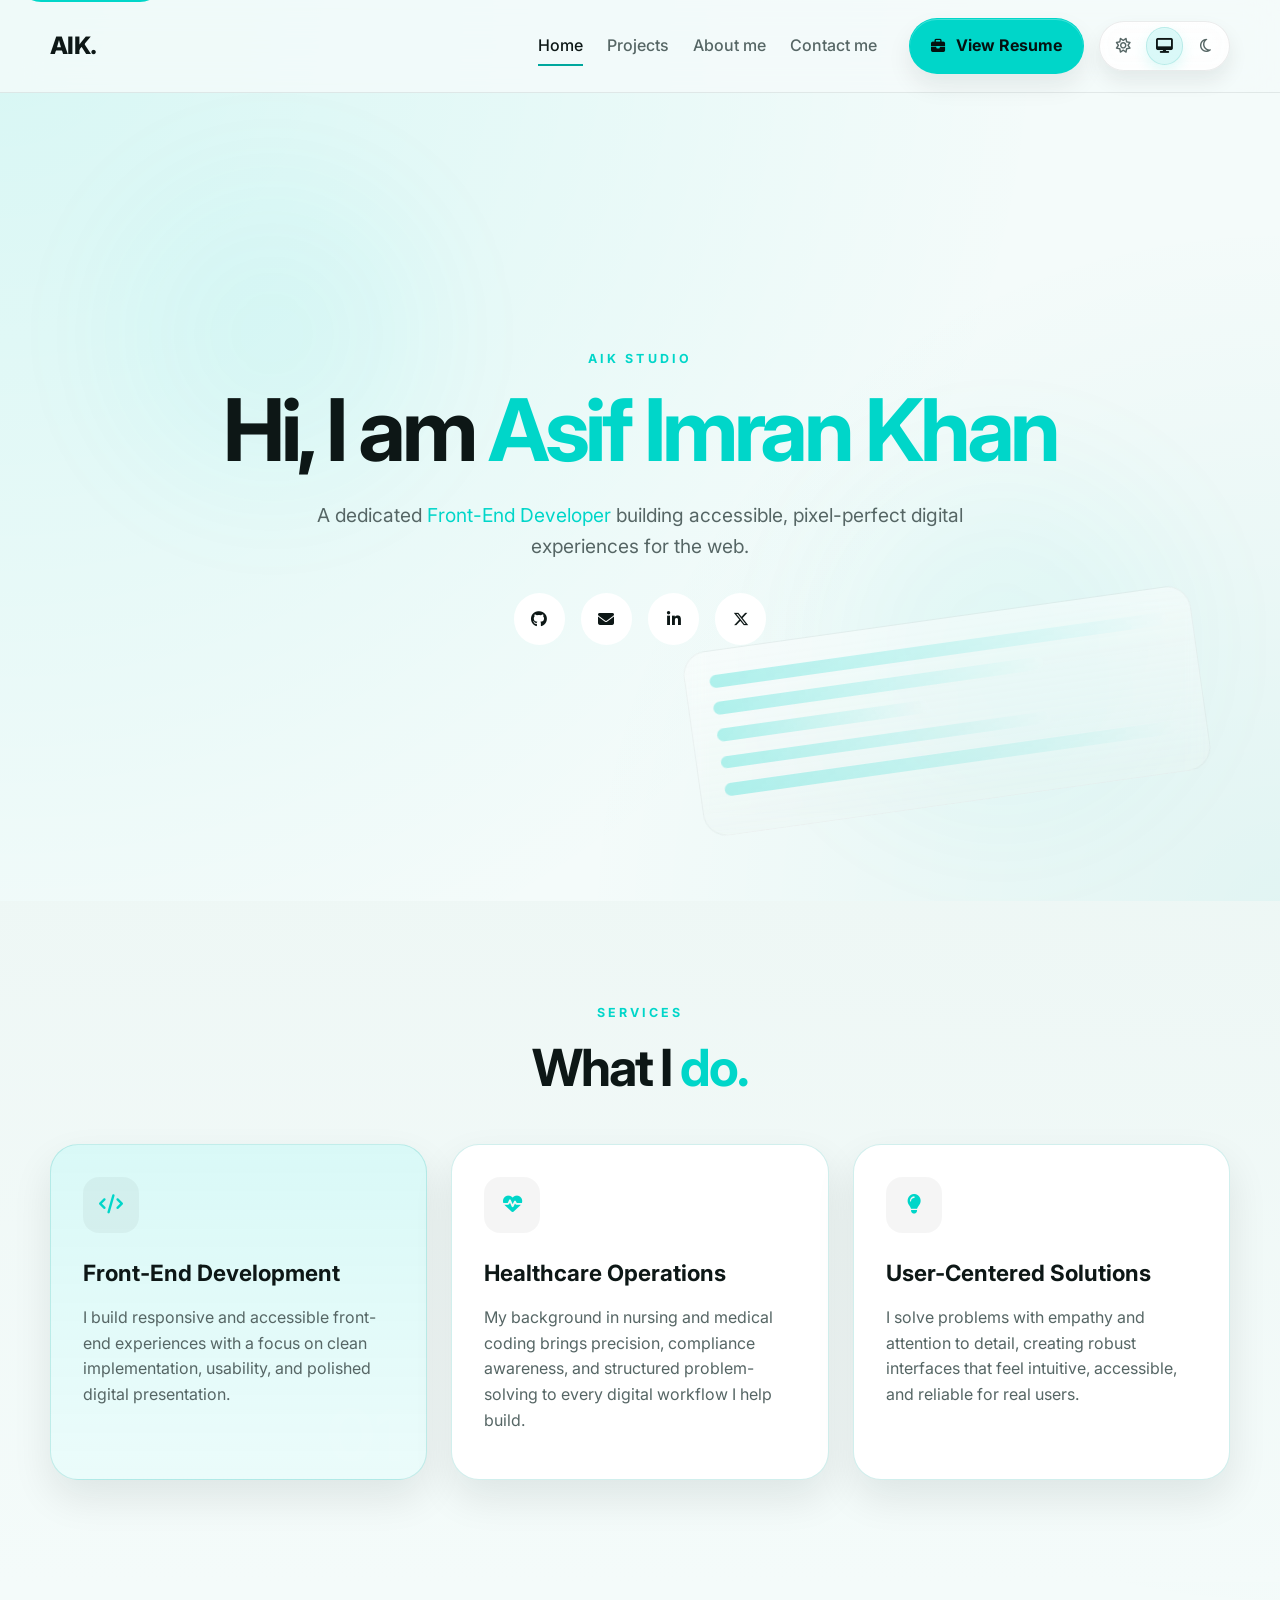
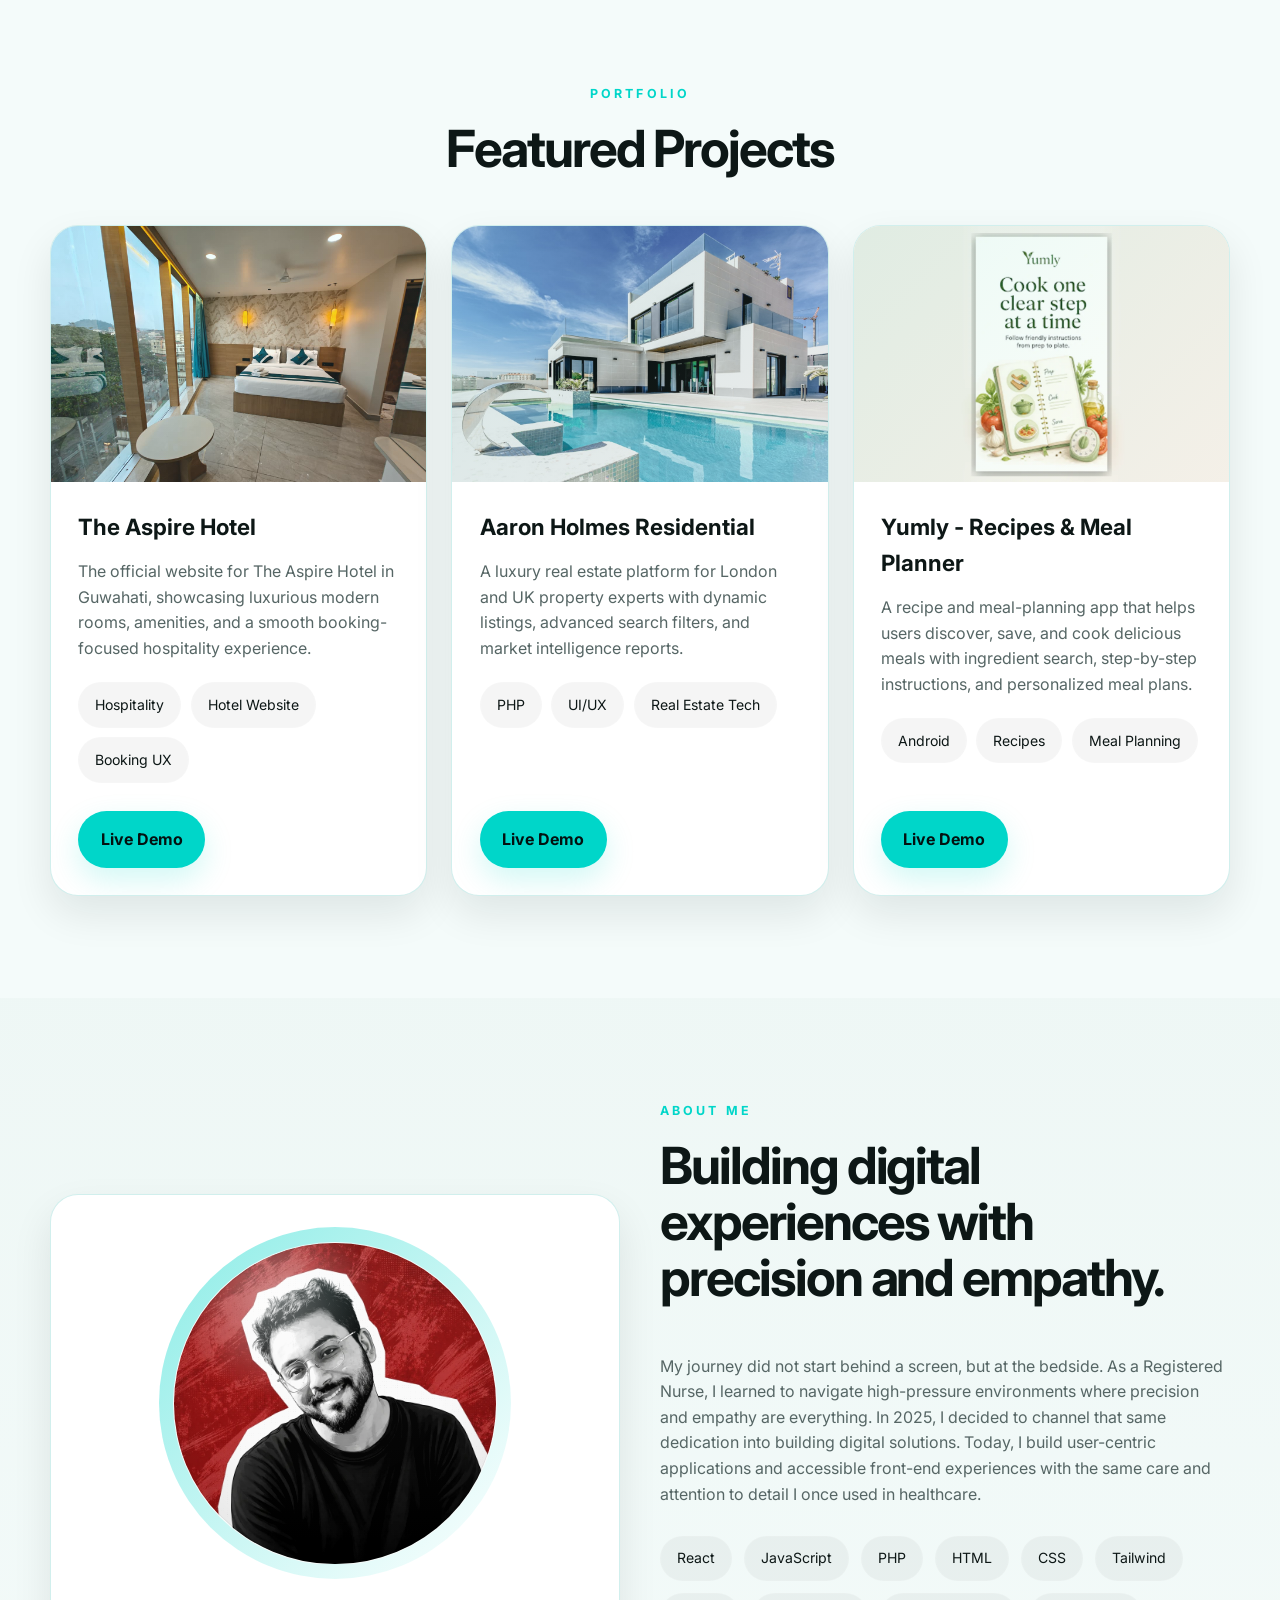
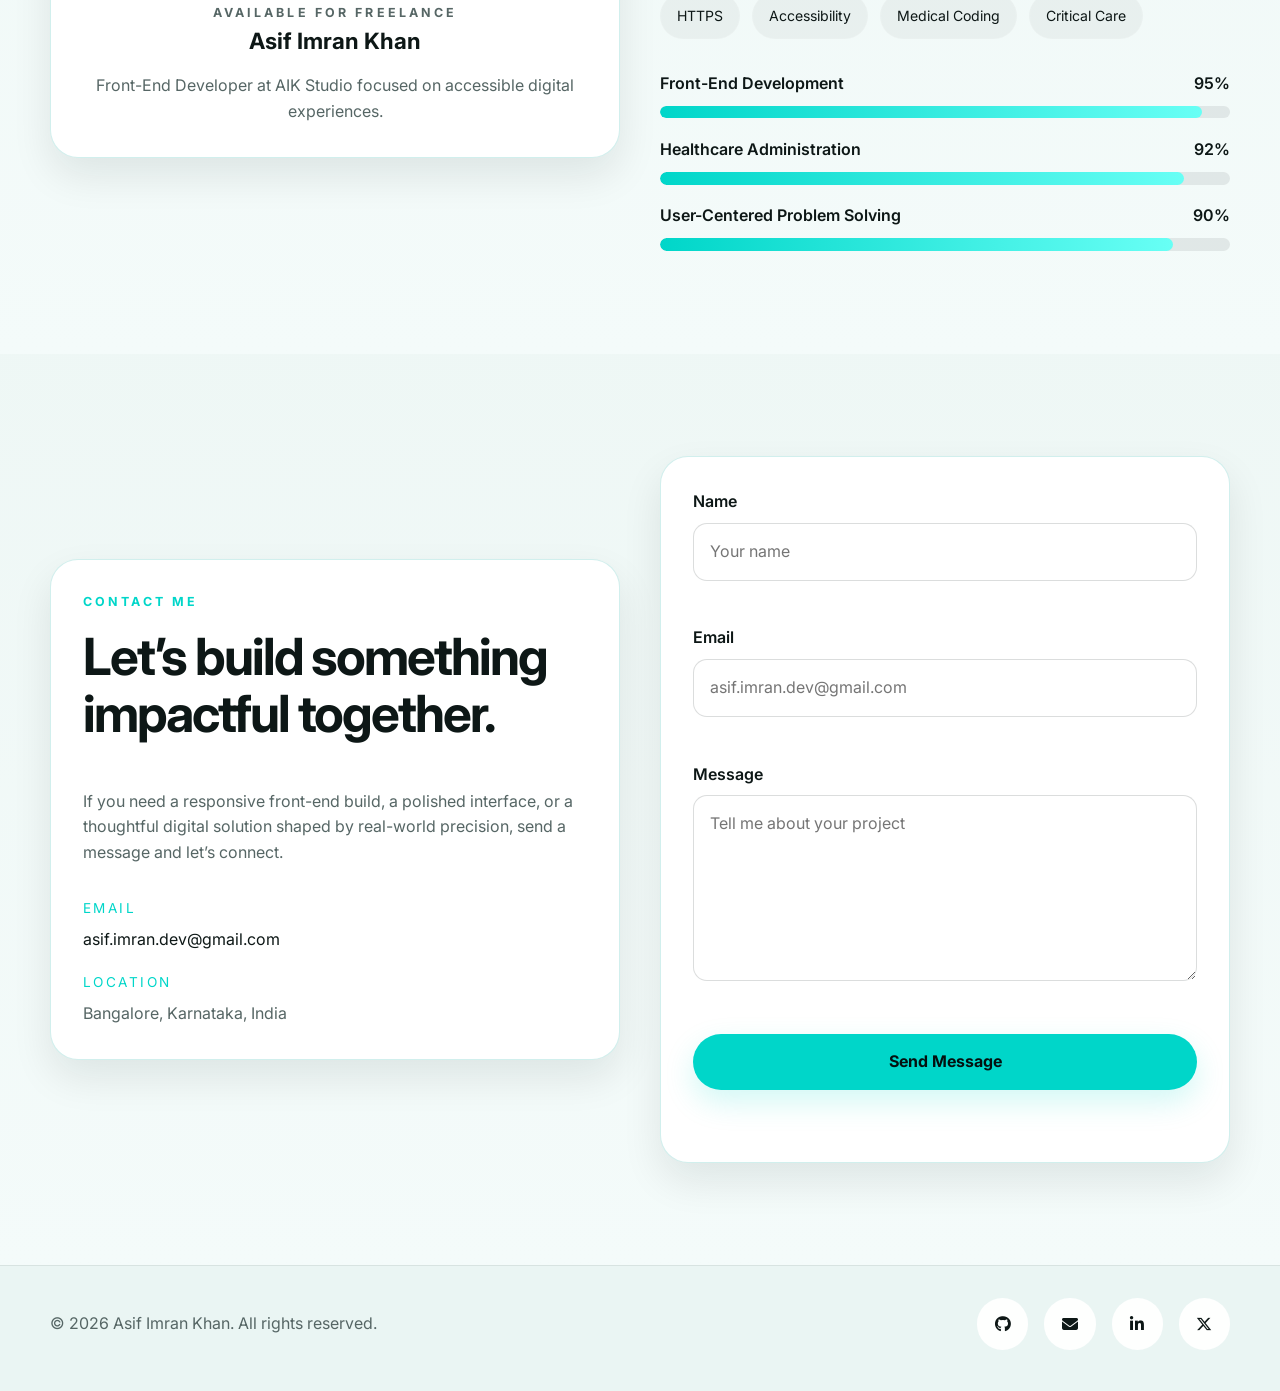
<file: index.html>
<!DOCTYPE html>
<html lang="en">
<head>
  <meta charset="UTF-8">
  <meta name="viewport" content="width=device-width, initial-scale=1.0">
  <meta
    name="description"
    content="AIK — Asif Imran Khan. Front-End Developer. Crafting accessible, pixel-perfect digital experiences."
  >
  <title>Asif Imran Khan | Front-End Developer</title>
  <link
    rel="icon"
    href='data:image/svg+xml;utf8,<svg xmlns="http://www.w3.org/2000/svg" viewBox="0 0 64 64"><rect width="64" height="64" rx="18" fill="%23050505"/><text x="50%" y="54%" text-anchor="middle" dominant-baseline="middle" font-family="Inter,Arial,sans-serif" font-size="28" font-weight="800" fill="%2300d6c9">A</text></svg>'
  >
  <link rel="preconnect" href="https://fonts.googleapis.com">
  <link rel="preconnect" href="https://fonts.gstatic.com" crossorigin>
  <link
    href="https://fonts.googleapis.com/css2?family=Inter:wght@400;500;600;700;800&display=swap"
    rel="stylesheet"
  >
  <link
    rel="stylesheet"
    href="https://cdnjs.cloudflare.com/ajax/libs/font-awesome/6.7.2/css/all.min.css"
    integrity="sha512-Evv84Mr4kqVGRNSgIGL/F/aIDqQb7xQ2vcrdIwxfjThSH8CSR7PBEakCr51Ck+w+/U6swU2Im1vVX0SVk9ABhg=="
    crossorigin="anonymous"
    referrerpolicy="no-referrer"
  >
  <script>
    (() => {
      const storageKey = "theme-preference";
      const root = document.documentElement;
      const media = window.matchMedia("(prefers-color-scheme: dark)");
      const saved = localStorage.getItem(storageKey) || "system";
      const resolved = saved === "system" ? (media.matches ? "dark" : "light") : saved;
      root.dataset.themePreference = saved;
      root.dataset.theme = resolved;
      root.style.colorScheme = resolved;
    })();
  </script>
  <link rel="stylesheet" href="css/style.css">
  <script src="js/script.js" defer></script>
</head>
<body>
  <a class="skip-link" href="#main-content">Skip to content</a>
  <header class="site-header">
    <div class="container">
      <nav class="navbar" aria-label="Primary navigation">
        <a class="logo" href="#home" aria-label="AIK home">AIK.</a>

        <div class="nav-panel" id="nav-menu" aria-hidden="true">
          <ul class="nav-links">
            <li>
              <a class="nav-link active" href="#home">
                <i class="nav-link-icon fa-solid fa-house" aria-hidden="true"></i>
                <span>Home</span>
              </a>
            </li>
            <li>
              <a class="nav-link" href="#projects">
                <i class="nav-link-icon fa-solid fa-briefcase" aria-hidden="true"></i>
                <span>Projects</span>
              </a>
            </li>
            <li>
              <a class="nav-link" href="#about">
                <i class="nav-link-icon fa-regular fa-user" aria-hidden="true"></i>
                <span>About me</span>
              </a>
            </li>
            <li>
              <a class="nav-link" href="#contact">
                <i class="nav-link-icon fa-regular fa-envelope" aria-hidden="true"></i>
                <span>Contact me</span>
              </a>
            </li>
          </ul>

          <div class="header-actions">
            <a class="resume-btn" href="resume.html">
              <i class="fa-solid fa-briefcase"></i>
              <span>View Resume</span>
            </a>

            <div class="theme-switcher" aria-label="Appearance settings" role="group">
              <button class="theme-option" type="button" data-theme-option="light" aria-label="Light mode">
                <i class="fa-regular fa-sun"></i>
                <span>Light</span>
              </button>
              <button class="theme-option" type="button" data-theme-option="system" aria-label="System mode">
                <i class="fa-solid fa-desktop"></i>
                <span>System</span>
              </button>
              <button class="theme-option" type="button" data-theme-option="dark" aria-label="Dark mode">
                <i class="fa-regular fa-moon"></i>
                <span>Dark</span>
              </button>
            </div>
          </div>
        </div>
      </nav>
    </div>
  </header>

  <div class="mobile-theme-fab" aria-label="Appearance settings" role="group">
    <button class="theme-option" type="button" data-theme-option="light" aria-label="Light mode">
      <i class="fa-regular fa-sun"></i>
      <span>Light</span>
    </button>
    <button class="theme-option" type="button" data-theme-option="system" aria-label="System mode">
      <i class="fa-solid fa-desktop"></i>
      <span>System</span>
    </button>
    <button class="theme-option" type="button" data-theme-option="dark" aria-label="Dark mode">
      <i class="fa-regular fa-moon"></i>
      <span>Dark</span>
    </button>
  </div>

  <main id="main-content">
    <section class="hero section" id="home">
      <div class="hero-backdrop" aria-hidden="true">
        <div class="glow glow-one"></div>
        <div class="glow glow-two"></div>
        <div class="code-window">
          <span class="code-line long"></span>
          <span class="code-line medium"></span>
          <span class="code-line short"></span>
          <span class="code-line medium"></span>
          <span class="code-line long"></span>
        </div>
      </div>

      <div class="container">
        <div class="hero-content reveal">
          <p class="eyebrow">AIK Studio</p>
          <h1>Hi, I am <span>Asif Imran Khan</span></h1>
          <p class="hero-text">
            A dedicated <span>Front-End Developer</span> building accessible, pixel-perfect digital
            experiences for the web.
          </p>

          <div class="social-links" aria-label="Social media links">
            <a href="https://github.com/techyaik" target="_blank" rel="noopener noreferrer" aria-label="GitHub">
              <i class="fa-brands fa-github"></i>
            </a>
            <a href="mailto:asif.imran.dev@gmail.com" aria-label="Email">
              <i class="fa-solid fa-envelope"></i>
            </a>
            <a href="https://www.linkedin.com/in/asif-imran-khan-50b170218" target="_blank" rel="noopener noreferrer" aria-label="LinkedIn">
              <i class="fa-brands fa-linkedin-in"></i>
            </a>
            <a href="https://x.com/asifikhandev?s=11" target="_blank" rel="noopener noreferrer" aria-label="Twitter or X">
              <i class="fa-brands fa-x-twitter"></i>
            </a>
          </div>
        </div>
      </div>
    </section>

    <section class="services section" id="services">
      <div class="container">
        <div class="section-heading reveal">
          <p class="section-label">Services</p>
          <h2>What I <span>do.</span></h2>
        </div>

        <div class="services-grid">
          <article class="service-card featured reveal">
            <div class="service-icon"><i class="fa-solid fa-code"></i></div>
            <span class="service-number">01</span>
            <h3>Front-End Development</h3>
            <p>
              I build responsive and accessible front-end experiences with a focus on clean
              implementation, usability, and polished digital presentation.
            </p>
          </article>

          <article class="service-card reveal">
            <div class="service-icon"><i class="fa-solid fa-heart-pulse"></i></div>
            <span class="service-number">02</span>
            <h3>Healthcare Operations</h3>
            <p>
              My background in nursing and medical coding brings precision, compliance awareness,
              and structured problem-solving to every digital workflow I help build.
            </p>
          </article>

          <article class="service-card reveal">
            <div class="service-icon"><i class="fa-solid fa-lightbulb"></i></div>
            <span class="service-number">03</span>
            <h3>User-Centered Solutions</h3>
            <p>
              I solve problems with empathy and attention to detail, creating robust interfaces that
              feel intuitive, accessible, and reliable for real users.
            </p>
          </article>
        </div>
      </div>
    </section>

    <section class="projects section" id="projects">
      <div class="container">
        <div class="section-heading reveal">
          <p class="section-label">Portfolio</p>
          <h2>Featured Projects</h2>
        </div>

        <div class="projects-grid">
          <article class="project-card reveal">
            <div class="project-image project-image-one">
              <img
                src="assets/images/project-aspire-hotel-slider2.jpeg"
                alt="Interior room preview of The Aspire Hotel"
                loading="lazy"
                decoding="async"
                width="1280"
                height="960"
              >
            </div>
            <div class="project-body">
              <h3>The Aspire Hotel</h3>
              <p>
                The official website for The Aspire Hotel in Guwahati, showcasing luxurious modern
                rooms, amenities, and a smooth booking-focused hospitality experience.
              </p>
              <div class="tech-tags">
                <span>Hospitality</span>
                <span>Hotel Website</span>
                <span>Booking UX</span>
              </div>
              <div class="project-actions">
                <a class="btn btn-primary" href="https://theaspirehotel.com/" target="_blank" rel="noopener noreferrer">Live Demo</a>
              </div>
            </div>
          </article>

          <article class="project-card reveal">
            <div class="project-image project-image-two">
              <img
                src="assets/images/project-aaron-holmes.jpeg"
                alt="Luxury residential property preview for Aaron Holmes Residential"
                loading="lazy"
                decoding="async"
                width="1200"
                height="796"
              >
            </div>
            <div class="project-body">
              <h3>Aaron Holmes Residential</h3>
              <p>
                A luxury real estate platform for London and UK property experts with dynamic
                listings, advanced search filters, and market intelligence reports.
              </p>
              <div class="tech-tags">
                <span>PHP</span>
                <span>UI/UX</span>
                <span>Real Estate Tech</span>
              </div>
              <div class="project-actions">
                <a class="btn btn-primary" href="https://aaron-holmes.com/design/index.php?page=home" target="_blank" rel="noopener noreferrer">Live Demo</a>
              </div>
            </div>
          </article>

          <article class="project-card reveal">
            <div class="project-image project-image-three">
              <img
                src="assets/images/project-yumly-card.webp"
                alt="Recipe app preview for Yumly"
                loading="lazy"
                decoding="async"
                width="1200"
                height="720"
              >
            </div>
            <div class="project-body">
              <h3>Yumly - Recipes &amp; Meal Planner</h3>
              <p>
                A recipe and meal-planning app that helps users discover, save, and cook delicious
                meals with ingredient search, step-by-step instructions, and personalized meal
                plans.
              </p>
              <div class="tech-tags">
                <span>Android</span>
                <span>Recipes</span>
                <span>Meal Planning</span>
              </div>
              <div class="project-actions">
                <a class="btn btn-primary" href="https://play.google.com/store/apps/details?id=com.aik.yumly" target="_blank" rel="noopener noreferrer">Live Demo</a>
              </div>
            </div>
          </article>
        </div>
      </div>
    </section>

    <section class="about section" id="about">
      <div class="container about-grid">
        <div class="about-visual reveal">
          <div class="avatar-card">
            <div class="avatar-ring">
              <div class="avatar-placeholder">
                <img
                  src="assets/images/profile-optimized.webp"
                  alt="Portrait of Asif Imran Khan"
                  class="avatar-image"
                  width="880"
                  height="880"
                  loading="lazy"
                  decoding="async"
                >
              </div>
            </div>
            <div class="avatar-meta">
              <p class="section-label">Available for freelance</p>
              <h3>Asif Imran Khan</h3>
              <p>Front-End Developer at AIK Studio focused on accessible digital experiences.</p>
            </div>
          </div>
        </div>

        <div class="about-content reveal">
          <div class="section-heading align-left">
            <p class="section-label">About Me</p>
            <h2>Building digital experiences with precision and empathy.</h2>
          </div>

          <p class="about-text">
            My journey did not start behind a screen, but at the bedside. As a Registered Nurse, I
            learned to navigate high-pressure environments where precision and empathy are
            everything. In 2025, I decided to channel that same dedication into building digital
            solutions. Today, I build user-centric applications and accessible front-end experiences
            with the same care and attention to detail I once used in healthcare.
          </p>

          <div class="skills">
            <span>React</span>
            <span>JavaScript</span>
            <span>PHP</span>
            <span>HTML</span>
            <span>CSS</span>
            <span>Tailwind</span>
            <span>HTTPS</span>
            <span>Accessibility</span>
            <span>Medical Coding</span>
            <span>Critical Care</span>
          </div>

          <div class="skill-progress-list">
            <div class="skill-progress">
              <div class="skill-progress-top">
                <span>Front-End Development</span>
                <span>95%</span>
              </div>
              <div class="progress-track"><span style="width: 95%"></span></div>
            </div>
            <div class="skill-progress">
              <div class="skill-progress-top">
                <span>Healthcare Administration</span>
                <span>92%</span>
              </div>
              <div class="progress-track"><span style="width: 92%"></span></div>
            </div>
            <div class="skill-progress">
              <div class="skill-progress-top">
                <span>User-Centered Problem Solving</span>
                <span>90%</span>
              </div>
              <div class="progress-track"><span style="width: 90%"></span></div>
            </div>
          </div>
        </div>
      </div>
    </section>

    <section class="contact section" id="contact">
      <div class="container contact-grid">
        <div class="contact-content reveal">
          <div class="section-heading align-left">
            <p class="section-label">Contact Me</p>
            <h2>Let’s build something impactful together.</h2>
          </div>

          <p class="contact-text">
            If you need a responsive front-end build, a polished interface, or a thoughtful digital
            solution shaped by real-world precision, send a message and let’s connect.
          </p>

          <div class="contact-info">
            <div>
              <span>Email</span>
              <a href="mailto:asif.imran.dev@gmail.com">asif.imran.dev@gmail.com</a>
            </div>
            <div>
              <span>Location</span>
              <p>Bangalore, Karnataka, India</p>
            </div>
          </div>
        </div>

        <div class="contact-form-wrap reveal">
          <form class="contact-form" id="contact-form" novalidate>
            <div class="form-group">
              <label for="name">Name</label>
              <input id="name" name="name" type="text" placeholder="Your name" autocomplete="name" required>
              <small class="error-message"></small>
            </div>

            <div class="form-group">
              <label for="email">Email</label>
              <input id="email" name="email" type="email" placeholder="asif.imran.dev@gmail.com" autocomplete="email" inputmode="email" required>
              <small class="error-message"></small>
            </div>

            <div class="form-group">
              <label for="message">Message</label>
              <textarea id="message" name="message" rows="6" placeholder="Tell me about your project" required></textarea>
              <small class="error-message"></small>
            </div>

            <button class="btn btn-primary submit-btn" type="submit">Send Message</button>
            <p class="form-status" id="form-status" role="status" aria-live="polite"></p>
          </form>
        </div>
      </div>
    </section>
  </main>

  <footer class="site-footer">
    <div class="container footer-content">
      <p>&copy; 2026 Asif Imran Khan. All rights reserved.</p>
      <div class="social-links footer-socials" aria-label="Footer social media links">
        <a href="https://github.com/techyaik" target="_blank" rel="noopener noreferrer" aria-label="GitHub">
          <i class="fa-brands fa-github"></i>
        </a>
        <a href="mailto:asif.imran.dev@gmail.com" aria-label="Email">
          <i class="fa-solid fa-envelope"></i>
        </a>
        <a href="https://www.linkedin.com/in/asif-imran-khan-50b170218" target="_blank" rel="noopener noreferrer" aria-label="LinkedIn">
          <i class="fa-brands fa-linkedin-in"></i>
        </a>
        <a href="https://x.com/asifikhandev?s=11" target="_blank" rel="noopener noreferrer" aria-label="Twitter or X">
          <i class="fa-brands fa-x-twitter"></i>
        </a>
      </div>
    </div>
  </footer>
</body>
</html>
</file>
<file: css/style.css>
:root {
  --bg: #050505;
  --section-bg: #151515;
  --card-bg: #202020;
  --surface: rgba(255, 255, 255, 0.04);
  --surface-strong: rgba(255, 255, 255, 0.08);
  --accent: #00d6c9;
  --accent-dark: #00a79d;
  --text: #ffffff;
  --muted: #b5b5b5;
  --border: rgba(0, 214, 201, 0.2);
  --shadow: 0 18px 45px rgba(0, 0, 0, 0.35);
  --radius-lg: 28px;
  --radius-md: 18px;
  --radius-sm: 14px;
  --container: 1180px;
  --header-height: 92px;
  --bg-glow-1: rgba(0, 214, 201, 0.09);
  --bg-glow-2: rgba(0, 214, 201, 0.05);
  --header-bg: rgba(5, 5, 5, 0.78);
  --header-border: rgba(255, 255, 255, 0.05);
  --code-bg: linear-gradient(180deg, rgba(32, 32, 32, 0.5), rgba(32, 32, 32, 0.15));
  --code-border: rgba(255, 255, 255, 0.06);
  --social-bg: #f3f7f7;
  --social-color: #101010;
  --social-hover-shadow: rgba(0, 214, 201, 0.2);
  --section-gradient: linear-gradient(180deg, rgba(21, 21, 21, 0.88), rgba(21, 21, 21, 0.98));
  --input-bg: #101010;
  --input-border: rgba(255, 255, 255, 0.12);
  --footer-bg: #080808;
  --footer-border: rgba(255, 255, 255, 0.06);
  --bottom-nav-bg-1: rgba(255, 255, 255, 0.11);
  --bottom-nav-bg-2: rgba(255, 255, 255, 0.035);
  --bottom-nav-bg-3: rgba(9, 17, 17, 0.62);
  --bottom-nav-bg-4: rgba(6, 10, 10, 0.8);
  --bottom-nav-border: rgba(255, 255, 255, 0.13);
  --bottom-nav-shadow: 0 16px 34px rgba(0, 0, 0, 0.22);
  --bottom-nav-highlight: rgba(255, 255, 255, 0.2);
  --bottom-nav-highlight-soft: rgba(255, 255, 255, 0.08);
  --bottom-nav-active-1: rgba(255, 255, 255, 0.16);
  --bottom-nav-active-2: rgba(255, 255, 255, 0.05);
  --bottom-nav-active-3: rgba(0, 214, 201, 0.19);
  --bottom-nav-active-4: rgba(0, 214, 201, 0.08);
  --bottom-nav-active-border: rgba(255, 255, 255, 0.12);
  --bottom-nav-active-shadow: 0 6px 14px rgba(0, 214, 201, 0.08);
  --bottom-nav-text: rgba(255, 255, 255, 0.78);
  --bottom-nav-text-active: #ffffff;
  --bottom-nav-focus: rgba(255, 255, 255, 0.22);
  --bottom-nav-item-radius: 999px;
  --bottom-nav-item-min-height: 3.45rem;
  --bottom-nav-item-font-size: 0.71rem;
  --bottom-nav-gap: 0.24rem;
  --bottom-nav-padding: 0.42rem;
  --theme-switcher-bg: rgba(255, 255, 255, 0.05);
  --theme-switcher-border: rgba(255, 255, 255, 0.08);
  --theme-switcher-text: var(--muted);
  --theme-switcher-active-bg: rgba(0, 214, 201, 0.16);
  --theme-switcher-active-border: rgba(0, 214, 201, 0.24);
  --theme-switcher-active-text: var(--text);
}

:root[data-theme="light"] {
  --bg: #f4fbfa;
  --section-bg: #eef7f5;
  --card-bg: #ffffff;
  --surface: rgba(4, 17, 16, 0.04);
  --surface-strong: rgba(4, 17, 16, 0.08);
  --text: #0d1716;
  --muted: #566665;
  --border: rgba(0, 167, 157, 0.18);
  --shadow: 0 18px 40px rgba(3, 18, 17, 0.09);
  --bg-glow-1: rgba(0, 214, 201, 0.12);
  --bg-glow-2: rgba(0, 167, 157, 0.08);
  --header-bg: rgba(244, 251, 250, 0.82);
  --header-border: rgba(3, 18, 17, 0.08);
  --code-bg: linear-gradient(180deg, rgba(255, 255, 255, 0.82), rgba(235, 245, 243, 0.62));
  --code-border: rgba(3, 18, 17, 0.08);
  --social-bg: rgba(255, 255, 255, 0.96);
  --social-color: #0d1716;
  --social-hover-shadow: rgba(0, 167, 157, 0.16);
  --section-gradient: linear-gradient(180deg, rgba(238, 247, 245, 0.96), rgba(244, 251, 250, 0.98));
  --input-bg: #ffffff;
  --input-border: rgba(3, 18, 17, 0.14);
  --footer-bg: #eaf5f3;
  --footer-border: rgba(3, 18, 17, 0.08);
  --bottom-nav-bg-1: rgba(255, 255, 255, 0.78);
  --bottom-nav-bg-2: rgba(255, 255, 255, 0.46);
  --bottom-nav-bg-3: rgba(229, 244, 240, 0.9);
  --bottom-nav-bg-4: rgba(240, 250, 247, 0.96);
  --bottom-nav-border: rgba(255, 255, 255, 0.74);
  --bottom-nav-shadow: 0 18px 38px rgba(6, 27, 26, 0.12);
  --bottom-nav-highlight: rgba(255, 255, 255, 0.88);
  --bottom-nav-highlight-soft: rgba(255, 255, 255, 0.38);
  --bottom-nav-active-1: rgba(255, 255, 255, 0.96);
  --bottom-nav-active-2: rgba(255, 255, 255, 0.72);
  --bottom-nav-active-3: rgba(0, 214, 201, 0.14);
  --bottom-nav-active-4: rgba(0, 214, 201, 0.04);
  --bottom-nav-active-border: rgba(12, 29, 28, 0.08);
  --bottom-nav-active-shadow: 0 10px 20px rgba(6, 27, 26, 0.08);
  --bottom-nav-text: rgba(13, 23, 22, 0.76);
  --bottom-nav-text-active: #071211;
  --bottom-nav-focus: rgba(0, 167, 157, 0.28);
  --theme-switcher-bg: rgba(255, 255, 255, 0.88);
  --theme-switcher-border: rgba(3, 18, 17, 0.08);
  --theme-switcher-text: var(--muted);
  --theme-switcher-active-bg: rgba(0, 214, 201, 0.14);
  --theme-switcher-active-border: rgba(0, 167, 157, 0.16);
  --theme-switcher-active-text: #0d1716;
}

*,
*::before,
*::after {
  box-sizing: border-box;
}

html {
  scroll-behavior: smooth;
}

body {
  margin: 0;
  font-family: "Inter", sans-serif;
  background:
    radial-gradient(circle at top left, var(--bg-glow-1), transparent 22%),
    radial-gradient(circle at right 20%, var(--bg-glow-2), transparent 18%),
    var(--bg);
  color: var(--text);
  line-height: 1.6;
  overflow-x: clip;
}

.skip-link {
  position: absolute;
  left: 1rem;
  top: -3rem;
  z-index: 1200;
  padding: 0.75rem 1rem;
  border-radius: 999px;
  background: var(--accent);
  color: #041110;
  font-weight: 700;
  transition: top 0.2s ease;
}

.skip-link:focus {
  top: 1rem;
}

img {
  max-width: 100%;
  display: block;
}

a {
  color: inherit;
  text-decoration: none;
}

button,
input,
textarea {
  font: inherit;
}

button {
  cursor: pointer;
}

a:focus-visible,
button:focus-visible,
input:focus-visible,
textarea:focus-visible {
  outline: 3px solid rgba(0, 214, 201, 0.65);
  outline-offset: 3px;
}

.container {
  width: min(calc(100% - clamp(1.2rem, 4vw, 3rem)), var(--container));
  margin: 0 auto;
}

.section {
  padding: clamp(4.5rem, 8vw, 6.5rem) 0;
  scroll-margin-top: calc(var(--header-height) + 24px);
}

.site-header {
  position: sticky;
  top: 0;
  z-index: 1000;
  backdrop-filter: blur(18px);
  background: var(--header-bg);
  border-bottom: 1px solid var(--header-border);
}

.navbar {
  position: relative;
  min-height: var(--header-height);
  display: flex;
  align-items: center;
  justify-content: space-between;
  gap: 1rem;
}

.logo {
  font-size: 1.5rem;
  font-weight: 800;
  letter-spacing: -0.03em;
}

.nav-panel {
  display: flex;
  align-items: center;
  gap: 2rem;
}

.header-actions {
  display: flex;
  align-items: center;
  gap: 0.9rem;
}

.theme-switcher {
  position: relative;
  display: inline-flex;
  align-items: center;
  gap: 0.2rem;
  min-height: 3rem;
  padding: 0.32rem;
  border-radius: 999px;
  border: 1px solid var(--theme-switcher-border);
  background:
    linear-gradient(180deg, rgba(255, 255, 255, 0.08), rgba(255, 255, 255, 0.02)),
    var(--theme-switcher-bg);
  box-shadow:
    0 10px 22px rgba(0, 0, 0, 0.12),
    inset 0 1px 0 rgba(255, 255, 255, 0.06);
  backdrop-filter: blur(10px);
  -webkit-backdrop-filter: blur(10px);
  overflow: hidden;
}

.theme-switcher::before {
  content: "";
  position: absolute;
  inset: 1px;
  border-radius: inherit;
  background: linear-gradient(180deg, rgba(255, 255, 255, 0.1), transparent 48%);
  pointer-events: none;
  opacity: 0.9;
}

.mobile-theme-fab {
  display: none;
}

.theme-option {
  position: relative;
  display: inline-flex;
  align-items: center;
  justify-content: center;
  width: 2.35rem;
  min-width: 2.35rem;
  height: 2.35rem;
  padding: 0;
  border: 1px solid transparent;
  border-radius: 999px;
  background: transparent;
  color: var(--theme-switcher-text);
  font-size: 0.84rem;
  font-weight: 700;
  transition:
    color 0.2s ease,
    background-color 0.2s ease,
    border-color 0.2s ease,
    box-shadow 0.2s ease,
    transform 0.2s ease;
  -webkit-tap-highlight-color: transparent;
}

.theme-option i {
  font-size: 0.94rem;
}

.theme-option span {
  position: absolute;
  width: 1px;
  height: 1px;
  padding: 0;
  margin: -1px;
  overflow: hidden;
  clip: rect(0, 0, 0, 0);
  white-space: nowrap;
  border: 0;
}

.theme-option:hover,
.theme-option[aria-pressed="true"] {
  color: var(--theme-switcher-active-text);
  background: var(--theme-switcher-active-bg);
  border-color: var(--theme-switcher-active-border);
  box-shadow:
    inset 0 1px 0 rgba(255, 255, 255, 0.16),
    0 6px 14px rgba(0, 214, 201, 0.12);
}

.resume-btn {
  min-height: 3rem;
  padding: 0.82rem 1.15rem;
  border-radius: 999px;
  box-shadow:
    0 12px 24px rgba(0, 214, 201, 0.14),
    inset 0 1px 0 rgba(255, 255, 255, 0.08);
}

.resume-btn i {
  font-size: 0.88rem;
}

:root[data-theme="light"] .resume-btn {
  box-shadow:
    0 12px 24px rgba(6, 27, 26, 0.08),
    inset 0 1px 0 rgba(255, 255, 255, 0.26);
}

:root[data-theme="light"] .theme-switcher {
  box-shadow:
    0 10px 20px rgba(6, 27, 26, 0.08),
    inset 0 1px 0 rgba(255, 255, 255, 0.3);
}

:root[data-theme="light"] .theme-switcher::before {
  opacity: 0.75;
}

.nav-links {
  list-style: none;
  display: flex;
  align-items: center;
  gap: 1.5rem;
  padding: 0;
  margin: 0;
}

.nav-link {
  position: relative;
  display: inline-flex;
  align-items: center;
  gap: 0.5rem;
  color: var(--muted);
  font-weight: 500;
  transition: color 0.25s ease;
}

.nav-link-icon {
  display: none;
  font-size: 0.92rem;
}

.nav-link span {
  display: inline-block;
}

.nav-link::after {
  content: "";
  position: absolute;
  left: 0;
  bottom: -0.45rem;
  width: 100%;
  height: 2px;
  background: var(--accent);
  transform: scaleX(0);
  transform-origin: left;
  transition: transform 0.25s ease;
}

.nav-link:hover,
.nav-link.active {
  color: var(--text);
}

:root[data-theme="light"] .nav-link::after {
  background: var(--accent-dark);
}

:root[data-theme="light"] .project-image {
  background-color: #dceae7;
}

:root[data-theme="light"] .project-image::after {
  background: linear-gradient(135deg, rgba(0, 214, 201, 0.08), rgba(255, 255, 255, 0.1));
}

:root[data-theme="light"] .project-image-three,
:root[data-theme="light"] .project-image-three img {
  background-color: #f1ece2;
}

:root[data-theme="light"] .avatar-placeholder {
  background:
    radial-gradient(circle at top, rgba(0, 214, 201, 0.12), transparent 30%),
    #f5fbfa;
}

:root[data-theme="light"] .avatar-placeholder::before {
  background:
    radial-gradient(circle at 32% 18%, rgba(255, 255, 255, 0.42), transparent 28%),
    linear-gradient(180deg, rgba(0, 214, 201, 0.07), rgba(255, 255, 255, 0.03) 40%, rgba(0, 0, 0, 0.08));
}

:root[data-theme="light"] .avatar-placeholder::after {
  box-shadow:
    inset 0 0 0 1px rgba(3, 18, 17, 0.05),
    inset 0 -36px 55px rgba(0, 0, 0, 0.08);
}

:root[data-theme="light"] .progress-track {
  background: rgba(3, 18, 17, 0.08);
}

:root[data-theme="light"] .btn-secondary {
  border-color: rgba(3, 18, 17, 0.12);
}

:root[data-theme="light"] .btn-secondary:hover {
  border-color: var(--accent-dark);
  color: var(--accent-dark);
}

.nav-link:hover::after,
.nav-link.active::after {
  transform: scaleX(1);
}

.resume-btn,
.btn {
  display: inline-flex;
  align-items: center;
  justify-content: center;
  gap: 0.65rem;
  border: 1px solid transparent;
  border-radius: 999px;
  padding: 0.9rem 1.35rem;
  font-weight: 700;
  transition:
    transform 0.25s ease,
    box-shadow 0.25s ease,
    background-color 0.25s ease,
    border-color 0.25s ease,
    color 0.25s ease;
}

.resume-btn,
.btn-primary {
  background: var(--accent);
  color: #041110;
  box-shadow: 0 12px 30px rgba(0, 214, 201, 0.18);
}

.resume-btn:hover,
.btn:hover {
  transform: translateY(-3px);
}

.btn-secondary {
  border-color: rgba(255, 255, 255, 0.12);
  background: transparent;
  color: var(--text);
}

.btn-secondary:hover {
  border-color: var(--accent);
  color: var(--accent);
}

.hero {
  position: relative;
  min-height: calc(100svh - var(--header-height));
  display: flex;
  align-items: center;
  overflow: clip;
}

.hero-backdrop {
  position: absolute;
  inset: 0;
  pointer-events: none;
}

.glow {
  position: absolute;
  border-radius: 50%;
  filter: blur(80px);
  opacity: 0.45;
}

.glow-one {
  width: 18rem;
  height: 18rem;
  top: 12%;
  left: 10%;
  background: rgba(0, 214, 201, 0.14);
}

.glow-two {
  width: 22rem;
  height: 22rem;
  right: 8%;
  bottom: 10%;
  background: rgba(0, 214, 201, 0.11);
}

.code-window {
  position: absolute;
  inset: auto 6% 12% auto;
  width: min(32rem, 44vw);
  padding: 1.5rem;
  border: 1px solid var(--code-border);
  border-radius: 24px;
  background: var(--code-bg);
  backdrop-filter: blur(12px);
  transform: rotate(-8deg);
  opacity: 0.52;
}

.code-line {
  display: block;
  height: 0.8rem;
  margin-bottom: 0.9rem;
  border-radius: 999px;
  background: linear-gradient(90deg, rgba(0, 214, 201, 0.55), rgba(255, 255, 255, 0.08));
}

.code-line.long {
  width: 100%;
}

.code-line.medium {
  width: 72%;
}

.code-line.short {
  width: 46%;
}

.hero-content {
  position: relative;
  z-index: 1;
  max-width: 54rem;
  margin: 0 auto;
  text-align: center;
}

.eyebrow,
.section-label {
  margin: 0 0 1rem;
  color: var(--accent);
  text-transform: uppercase;
  letter-spacing: 0.25em;
  font-size: 0.78rem;
  font-weight: 700;
}

.hero h1 {
  margin: 0;
  font-size: clamp(2.8rem, 7vw, 5.4rem);
  line-height: 1.05;
  letter-spacing: -0.05em;
}

.hero h1 span,
.hero-text span,
.section-heading h2 span {
  color: var(--accent);
}

.hero-text {
  max-width: 44rem;
  margin: 1.5rem auto 0;
  color: var(--muted);
  font-size: clamp(1rem, 2vw, 1.2rem);
  text-wrap: pretty;
}

.social-links {
  display: flex;
  justify-content: center;
  flex-wrap: wrap;
  gap: 1rem;
  margin-top: 2rem;
}

.social-links a {
  width: 3.2rem;
  height: 3.2rem;
  display: inline-flex;
  align-items: center;
  justify-content: center;
  border-radius: 50%;
  background: var(--social-bg);
  color: var(--social-color);
  border: 1px solid transparent;
  transition:
    transform 0.25s ease,
    background-color 0.25s ease,
    color 0.25s ease,
    box-shadow 0.25s ease;
}

.social-links a:hover {
  background: var(--accent);
  color: #041110;
  transform: translateY(-4px);
  box-shadow: 0 12px 25px var(--social-hover-shadow);
}

.services,
.about,
.contact {
  background: var(--section-gradient);
}

.section-heading {
  text-align: center;
  margin-bottom: 3rem;
}

.section-heading.align-left {
  text-align: left;
}

.section-heading h2 {
  margin: 0;
  font-size: clamp(2rem, 4vw, 3.2rem);
  line-height: 1.1;
  letter-spacing: -0.04em;
}

.services-grid,
.projects-grid {
  display: grid;
  gap: 1.5rem;
}

.services-grid {
  grid-template-columns: repeat(3, minmax(0, 1fr));
}

.service-card,
.project-card,
.avatar-card,
.contact-form,
.contact-content {
  position: relative;
  background: var(--card-bg);
  border: 1px solid var(--border);
  border-radius: var(--radius-lg);
  box-shadow: var(--shadow);
}

.service-card {
  overflow: hidden;
  padding: 2rem;
  min-height: clamp(18rem, 30vw, 21rem);
  transition: transform 0.3s ease, border-color 0.3s ease, box-shadow 0.3s ease;
}

.service-card:hover,
.project-card:hover,
.avatar-card:hover,
.contact-form:hover,
.contact-content:hover {
  transform: translateY(-8px);
  border-color: rgba(0, 214, 201, 0.5);
}

.service-card.featured {
  background: linear-gradient(180deg, rgba(0, 214, 201, 0.15), rgba(0, 214, 201, 0.08)), var(--card-bg);
}

.service-icon {
  width: 3.5rem;
  height: 3.5rem;
  display: inline-flex;
  align-items: center;
  justify-content: center;
  border-radius: 16px;
  background: var(--surface);
  color: var(--accent);
  font-size: 1.2rem;
  margin-bottom: 1.4rem;
}

.service-number {
  position: absolute;
  right: 1.4rem;
  bottom: 0.5rem;
  font-size: 4.5rem;
  font-weight: 800;
  color: rgba(255, 255, 255, 0.05);
  line-height: 1;
}

.service-card h3,
.project-body h3,
.avatar-meta h3 {
  margin: 0 0 0.9rem;
  font-size: 1.4rem;
}

.service-card p,
.project-body p,
.about-text,
.contact-text,
.avatar-meta p,
.contact-info p {
  margin: 0;
  color: var(--muted);
}

.projects-grid {
  grid-template-columns: repeat(3, minmax(0, 1fr));
}

.project-card {
  overflow: hidden;
  display: flex;
  flex-direction: column;
  transition: transform 0.3s ease, border-color 0.3s ease, box-shadow 0.3s ease;
}

.project-image {
  position: relative;
  height: clamp(14rem, 22vw, 16rem);
  display: grid;
  place-items: center;
  font-weight: 700;
  letter-spacing: 0.08em;
  text-transform: uppercase;
  color: rgba(255, 255, 255, 0.8);
  background-color: #111;
  overflow: hidden;
}

.project-image img {
  width: 100%;
  height: 100%;
  object-fit: cover;
  object-position: center;
  display: block;
}

.project-image::after {
  content: "";
  position: absolute;
  inset: 0;
  background: linear-gradient(135deg, rgba(0, 214, 201, 0.14), rgba(0, 0, 0, 0.22));
  pointer-events: none;
}

.project-image-one img {
  object-position: center 58%;
}

.project-image-two img {
  object-position: center center;
}

.project-image-three {
  background-color: #f4eee5;
}

.project-image-three img {
  object-fit: cover;
  object-position: center;
  background-color: #f4eee5;
}

.visually-hidden {
  position: absolute;
  width: 1px;
  height: 1px;
  padding: 0;
  margin: -1px;
  overflow: hidden;
  clip: rect(0, 0, 0, 0);
  white-space: nowrap;
  border: 0;
}

.project-body {
  padding: 1.7rem;
  display: flex;
  flex: 1;
  flex-direction: column;
}

.tech-tags {
  display: flex;
  flex-wrap: wrap;
  gap: 0.6rem;
  margin: 1.3rem 0 1.6rem;
}

.tech-tags span,
.skills span {
  display: inline-flex;
  align-items: center;
  padding: 0.65rem 1rem;
  border-radius: 999px;
  background: var(--surface);
  border: 1px solid rgba(255, 255, 255, 0.06);
  color: var(--text);
  font-size: 0.88rem;
}

.project-actions {
  display: flex;
  flex-wrap: wrap;
  gap: 0.85rem;
  margin-top: auto;
  padding-top: 0.2rem;
}

.about-grid,
.contact-grid {
  display: grid;
  grid-template-columns: repeat(2, minmax(0, 1fr));
  gap: clamp(1.5rem, 4vw, 2.5rem);
  align-items: center;
}

.avatar-card,
.contact-content {
  padding: 2rem;
}

.avatar-ring {
  width: min(22rem, 100%);
  aspect-ratio: 1;
  margin: 0 auto 1.5rem;
  padding: 0.9rem;
  border-radius: 50%;
  background: linear-gradient(135deg, rgba(0, 214, 201, 0.45), rgba(255, 255, 255, 0.05));
}

.avatar-placeholder {
  position: relative;
  width: 100%;
  height: 100%;
  border-radius: 50%;
  overflow: hidden;
  background:
    radial-gradient(circle at top, rgba(0, 214, 201, 0.22), transparent 30%),
    #121212;
  border: 1px solid rgba(255, 255, 255, 0.08);
}

.avatar-placeholder::before {
  content: "";
  position: absolute;
  inset: 0;
  border-radius: inherit;
  background:
    radial-gradient(circle at 32% 18%, rgba(255, 255, 255, 0.12), transparent 28%),
    linear-gradient(180deg, rgba(0, 214, 201, 0.1), rgba(4, 17, 16, 0.04) 40%, rgba(0, 0, 0, 0.24));
  mix-blend-mode: screen;
  pointer-events: none;
  z-index: 1;
}

.avatar-placeholder::after {
  content: "";
  position: absolute;
  inset: 0;
  border-radius: inherit;
  box-shadow:
    inset 0 0 0 1px rgba(255, 255, 255, 0.06),
    inset 0 -36px 55px rgba(0, 0, 0, 0.3);
  pointer-events: none;
  z-index: 2;
}

.avatar-image {
  position: relative;
  z-index: 0;
  width: 100%;
  height: 100%;
  object-fit: cover;
  object-position: 50% 38%;
  display: block;
  filter: saturate(0.88) contrast(1.05) brightness(0.98);
  transform: scale(1.06);
  transform-origin: center;
}

.avatar-meta {
  text-align: center;
}

.about-text {
  margin: 0 0 1.8rem;
  max-width: 42rem;
}

.skills {
  display: flex;
  flex-wrap: wrap;
  gap: 0.75rem;
  margin-bottom: 2rem;
}

.skill-progress-list {
  display: grid;
  gap: 1.15rem;
}

.skill-progress-top {
  display: flex;
  justify-content: space-between;
  gap: 1rem;
  margin-bottom: 0.6rem;
  font-weight: 600;
}

.progress-track {
  height: 0.8rem;
  border-radius: 999px;
  background: rgba(255, 255, 255, 0.08);
  overflow: hidden;
}

.progress-track span {
  display: block;
  height: 100%;
  border-radius: inherit;
  background: linear-gradient(90deg, var(--accent), #68fff5);
}

.contact-info {
  display: grid;
  gap: 1.25rem;
  margin-top: 2rem;
}

.contact-info span {
  display: block;
  margin-bottom: 0.45rem;
  font-size: 0.85rem;
  text-transform: uppercase;
  letter-spacing: 0.18em;
  color: var(--accent);
}

.contact-info a {
  color: var(--text);
  overflow-wrap: anywhere;
}

.contact-form {
  padding: 2rem;
}

.form-group {
  margin-bottom: 1.2rem;
}

.form-group label {
  display: inline-block;
  margin-bottom: 0.5rem;
  font-weight: 600;
}

.form-group input,
.form-group textarea {
  width: 100%;
  padding: 0.95rem 1rem;
  border-radius: var(--radius-sm);
  border: 1px solid var(--input-border);
  background: var(--input-bg);
  color: var(--text);
  outline: none;
  transition: border-color 0.25s ease, box-shadow 0.25s ease;
}

.form-group input:focus,
.form-group textarea:focus {
  border-color: var(--accent);
  box-shadow: 0 0 0 4px rgba(0, 214, 201, 0.12);
}

.form-group.error input,
.form-group.error textarea {
  border-color: #ff6b6b;
}

.error-message {
  display: block;
  min-height: 1.2rem;
  margin-top: 0.4rem;
  color: #ff8d8d;
  font-size: 0.85rem;
}

.submit-btn {
  width: 100%;
}

.form-status {
  min-height: 1.5rem;
  margin: 1rem 0 0;
  font-weight: 600;
}

.form-status.success {
  color: var(--accent);
}

.form-status.error {
  color: #ff8d8d;
}

.site-footer {
  padding: 2rem 0 2.6rem;
  border-top: 1px solid var(--footer-border);
  background: var(--footer-bg);
}

.footer-content {
  display: flex;
  justify-content: space-between;
  align-items: center;
  gap: 1rem;
}

.site-footer p {
  margin: 0;
  color: var(--muted);
  text-wrap: balance;
}

.footer-socials {
  margin-top: 0;
}

.reveal {
  opacity: 0;
  transform: translateY(32px);
  transition: opacity 0.75s ease, transform 0.75s ease;
}

.reveal.visible {
  opacity: 1;
  transform: translateY(0);
}

@media (max-width: 1100px) {
  .services-grid,
  .projects-grid {
    grid-template-columns: repeat(2, minmax(0, 1fr));
  }
}

@media (max-width: 1024px) {
  .hero {
    min-height: auto;
    padding-top: 4rem;
    padding-bottom: 4rem;
  }

  .project-image {
    height: 16rem;
  }

  .code-window {
    right: 50%;
    bottom: 4%;
    width: min(28rem, 78vw);
    transform: translateX(50%) rotate(-6deg);
  }
}

@media (max-width: 900px) {
  .about-grid,
  .contact-grid {
    grid-template-columns: 1fr;
  }

  .code-window {
    opacity: 0.35;
    width: min(24rem, 72vw);
  }
}

@media (max-width: 700px) {
  .services-grid,
  .projects-grid {
    grid-template-columns: 1fr;
  }

  .project-actions {
    width: 100%;
  }

  .project-actions .btn {
    width: 100%;
  }
}

@media (max-width: 820px) {
  .header-actions {
    display: none;
  }

  .site-header {
    position: fixed;
    top: auto;
    bottom: 0;
    left: 0;
    width: 100%;
    min-height: 0;
    background: transparent;
    border-bottom: 0;
    backdrop-filter: none;
    z-index: 1000;
    pointer-events: none;
  }

  .navbar {
    min-height: 0;
    padding: 0;
  }

  .logo {
    display: none;
  }

  .nav-panel {
    position: fixed;
    left: 50%;
    right: auto;
    bottom: calc(0.8rem + env(safe-area-inset-bottom));
    top: auto;
    z-index: 1002;
    display: flex;
    flex-direction: row;
    align-items: flex-end;
    justify-content: center;
    gap: 0;
    width: min(calc(100% - 24px), 23.5rem);
    max-width: 23.5rem;
    padding: 0;
    background: transparent;
    border: 0;
    border-radius: 0;
    box-shadow: none;
    opacity: 1;
    visibility: visible;
    transform: translateX(-50%);
    transition: none;
    pointer-events: auto;
    will-change: transform;
    filter: drop-shadow(0 10px 22px rgba(0, 0, 0, 0.14));
  }

  .mobile-theme-fab {
    position: fixed;
    right: max(0.8rem, env(safe-area-inset-right));
    top: calc(0.8rem + env(safe-area-inset-top));
    bottom: auto;
    z-index: 1002;
    isolation: isolate;
    display: inline-flex;
    align-items: center;
    gap: 0.16rem;
    min-height: 2.7rem;
    padding: 0.24rem;
    border-radius: 1.15rem;
    border: 1px solid rgba(255, 255, 255, 0.12);
    background:
      radial-gradient(circle at 18% 0%, rgba(255, 255, 255, 0.24), transparent 34%),
      linear-gradient(180deg, rgba(255, 255, 255, 0.14), rgba(255, 255, 255, 0.04)),
      linear-gradient(180deg, rgba(10, 18, 18, 0.74), rgba(7, 10, 10, 0.82));
    box-shadow:
      0 12px 20px rgba(0, 0, 0, 0.16),
      0 0 0 1px rgba(0, 214, 201, 0.04),
      inset 0 1px 0 rgba(255, 255, 255, 0.12);
    backdrop-filter: blur(12px) saturate(125%);
    -webkit-backdrop-filter: blur(12px) saturate(125%);
    transition:
      opacity 0.18s ease,
      transform 0.18s ease,
      box-shadow 0.18s ease,
      border-color 0.18s ease;
  }

  .mobile-theme-fab::before {
    content: "";
    position: absolute;
    inset: 0.06rem;
    border-radius: inherit;
    background:
      linear-gradient(180deg, rgba(255, 255, 255, 0.12), transparent 48%),
      radial-gradient(circle at 85% 0%, rgba(0, 214, 201, 0.07), transparent 26%);
    pointer-events: none;
    z-index: -1;
  }

  :root[data-theme="light"] .mobile-theme-fab {
    background:
      radial-gradient(circle at 18% 0%, rgba(255, 255, 255, 0.5), transparent 34%),
      linear-gradient(180deg, rgba(255, 255, 255, 0.9), rgba(255, 255, 255, 0.54)),
      linear-gradient(180deg, rgba(231, 244, 241, 0.84), rgba(245, 250, 249, 0.92));
    border-color: rgba(3, 18, 17, 0.08);
    box-shadow:
      0 12px 20px rgba(6, 27, 26, 0.1),
      0 0 0 1px rgba(0, 214, 201, 0.04),
      inset 0 1px 0 rgba(255, 255, 255, 0.34);
  }

  .mobile-theme-fab .theme-option {
    width: 2.05rem;
    min-width: 2.05rem;
    height: 2.05rem;
    border-radius: 0.88rem;
    color: rgba(255, 255, 255, 0.74);
    transition:
      transform 0.16s ease,
      background-color 0.16s ease,
      box-shadow 0.16s ease,
      color 0.16s ease,
      border-color 0.16s ease;
  }

  .mobile-theme-fab .theme-option i {
    font-size: 0.86rem;
  }

  .mobile-theme-fab .theme-option:hover,
  .mobile-theme-fab .theme-option:active {
    transform: translateY(-1px);
  }

  .mobile-theme-fab .theme-option[aria-pressed="true"] {
    background:
      linear-gradient(180deg, rgba(255, 255, 255, 0.18), rgba(255, 255, 255, 0.04)),
      linear-gradient(180deg, rgba(0, 214, 201, 0.2), rgba(0, 214, 201, 0.07));
    border-color: rgba(255, 255, 255, 0.12);
    color: var(--text);
    box-shadow:
      inset 0 1px 0 rgba(255, 255, 255, 0.18),
      0 6px 12px rgba(0, 214, 201, 0.1);
  }

  .mobile-theme-fab .theme-option:focus-visible {
    outline: 2px solid rgba(255, 255, 255, 0.18);
    outline-offset: 2px;
  }

  :root[data-theme="light"] .mobile-theme-fab .theme-option {
    color: rgba(13, 23, 22, 0.7);
  }

  :root[data-theme="light"] .mobile-theme-fab .theme-option[aria-pressed="true"] {
    background:
      linear-gradient(180deg, rgba(255, 255, 255, 0.7), rgba(255, 255, 255, 0.28)),
      linear-gradient(180deg, rgba(0, 214, 201, 0.12), rgba(0, 214, 201, 0.05));
    border-color: rgba(3, 18, 17, 0.08);
    color: #0d1716;
    box-shadow:
      inset 0 1px 0 rgba(255, 255, 255, 0.3),
      0 6px 12px rgba(6, 27, 26, 0.08);
  }

  .nav-links {
    position: relative;
    width: 100%;
    display: grid;
    grid-template-columns: repeat(4, minmax(0, 1fr));
    gap: var(--bottom-nav-gap);
    padding: var(--bottom-nav-padding);
    margin: 0;
    background:
      radial-gradient(circle at top center, rgba(255, 255, 255, 0.14), transparent 62%),
      linear-gradient(180deg, var(--bottom-nav-bg-1), var(--bottom-nav-bg-2)),
      linear-gradient(180deg, var(--bottom-nav-bg-3), var(--bottom-nav-bg-4));
    border: 1px solid var(--bottom-nav-border);
    border-radius: 1.7rem;
    box-shadow:
      var(--bottom-nav-shadow),
      inset 0 1px 0 var(--bottom-nav-highlight),
      inset 0 -1px 0 var(--bottom-nav-highlight-soft);
    backdrop-filter: blur(14px) saturate(128%);
    -webkit-backdrop-filter: blur(14px) saturate(128%);
    overflow: hidden;
  }

  :root[data-theme="light"] .nav-links {
    background:
      radial-gradient(circle at top center, rgba(255, 255, 255, 0.68), transparent 60%),
      linear-gradient(180deg, var(--bottom-nav-bg-1), var(--bottom-nav-bg-2)),
      linear-gradient(180deg, var(--bottom-nav-bg-3), var(--bottom-nav-bg-4));
    border-color: var(--bottom-nav-border);
    box-shadow:
      var(--bottom-nav-shadow),
      inset 0 1px 0 var(--bottom-nav-highlight),
      inset 0 -1px 0 var(--bottom-nav-highlight-soft);
  }

  .nav-links li {
    width: 100%;
    min-width: 0;
  }

  .nav-link {
    position: relative;
    z-index: 1;
    display: flex;
    flex-direction: column;
    align-items: center;
    justify-content: center;
    width: 100%;
    min-height: var(--bottom-nav-item-min-height);
    padding: 0.74rem 0.34rem;
    border: 1px solid transparent;
    border-radius: 1.3rem;
    background: transparent;
    color: var(--bottom-nav-text);
    font-size: var(--bottom-nav-item-font-size);
    font-weight: 600;
    text-align: center;
    line-height: 1.12;
    letter-spacing: -0.015em;
    gap: 0.3rem;
    text-wrap: balance;
    overflow-wrap: break-word;
    transition:
      background-color 0.16s ease,
      border-color 0.16s ease,
      box-shadow 0.16s ease,
      color 0.16s ease,
      transform 0.16s ease,
      opacity 0.16s ease;
  }

  .nav-link-icon {
    display: inline-block;
    font-size: 0.9rem;
    line-height: 1;
  }

  .nav-link span {
    font-size: inherit;
  }

  :root[data-theme="light"] .nav-link {
    color: rgba(13, 23, 22, 0.72);
  }

  .nav-link::after {
    content: none;
  }

  .nav-link:hover,
  .nav-link.active,
  .nav-link[aria-current="page"] {
    background:
      linear-gradient(180deg, var(--bottom-nav-active-1), var(--bottom-nav-active-2)),
      linear-gradient(180deg, var(--bottom-nav-active-3), var(--bottom-nav-active-4));
    border-color: var(--bottom-nav-active-border);
    color: var(--bottom-nav-text-active);
    box-shadow:
      inset 0 1px 0 rgba(255, 255, 255, 0.28),
      0 0 0 1px rgba(255, 255, 255, 0.02),
      var(--bottom-nav-active-shadow);
    transform: translateY(-0.5px);
  }

  .nav-link:focus-visible {
    outline: 2px solid var(--bottom-nav-focus);
    outline-offset: -3px;
  }

  .resume-btn {
    display: none;
  }

  main {
    padding-bottom: calc(6.4rem + env(safe-area-inset-bottom));
  }

  .site-footer {
    padding-bottom: calc(7.1rem + env(safe-area-inset-bottom));
  }

  .footer-content {
    align-items: center;
    text-align: center;
  }

  .footer-socials {
    justify-content: center;
  }
}

@media (max-width: 640px) {
  .nav-panel {
    left: 50%;
    right: auto;
    bottom: calc(0.65rem + env(safe-area-inset-bottom));
    width: min(calc(100% - 20px), 22rem);
    max-width: 22rem;
  }

  main {
    padding-bottom: calc(6rem + env(safe-area-inset-bottom));
  }

  .site-footer {
    padding-top: 1.8rem;
    padding-bottom: calc(6.5rem + env(safe-area-inset-bottom));
  }

  .mobile-theme-fab {
    right: max(0.65rem, env(safe-area-inset-right));
    top: calc(0.65rem + env(safe-area-inset-top));
    bottom: auto;
  }

  .section {
    padding: 4.5rem 0;
  }

  .container {
    width: min(calc(100% - 1.2rem), var(--container));
  }

  .navbar {
    min-height: 82px;
  }

  .nav-links {
    gap: 0.2rem;
    padding: 0.4rem;
  }

  .nav-link {
    min-height: 3.15rem;
    padding: 0.66rem 0.24rem;
    font-size: 0.68rem;
    border-radius: 1.18rem;
    gap: 0.24rem;
  }

  .nav-link-icon {
    font-size: 0.84rem;
  }

  .hero-text {
    font-size: 1rem;
  }

  .project-image {
    height: 13.5rem;
  }

  .social-links a {
    width: 3rem;
    height: 3rem;
  }

  .service-card,
  .project-body,
  .avatar-card,
  .contact-form,
  .contact-content {
    padding: 1.35rem;
  }

  .tech-tags span,
  .skills span {
    font-size: 0.82rem;
    padding: 0.58rem 0.88rem;
  }

  .footer-content {
    flex-direction: column;
    text-align: center;
    gap: 1.1rem;
  }

  .contact-info {
    gap: 1rem;
  }
}

@media (min-width: 641px) and (max-width: 820px) {
  .nav-panel {
    width: min(calc(100% - 28px), 25rem);
    max-width: 25rem;
  }

  .nav-links {
    gap: 0.28rem;
    padding: 0.5rem;
  }

  .nav-link {
    min-height: 3.5rem;
    padding: 0.8rem 0.38rem;
    font-size: 0.74rem;
    border-radius: 1.22rem;
  }

  main {
    padding-bottom: calc(6.45rem + env(safe-area-inset-bottom));
  }
}

@media (max-width: 480px) {
  .nav-panel {
    width: min(calc(100% - 18px), 21.5rem);
    max-width: 21.5rem;
    bottom: calc(0.6rem + env(safe-area-inset-bottom));
  }

  .nav-links {
    gap: 0.18rem;
    padding: 0.38rem;
    border-radius: 1.5rem;
  }

  .nav-link {
    min-height: 3.05rem;
    padding: 0.58rem 0.14rem;
    font-size: 0.62rem;
    line-height: 1.1;
    border-radius: 1.06rem;
    gap: 0.2rem;
  }

  .nav-link-icon {
    font-size: 0.78rem;
  }

  .mobile-theme-fab {
    right: max(0.7rem, env(safe-area-inset-right));
    top: calc(0.7rem + env(safe-area-inset-top));
    bottom: auto;
    min-height: 2.45rem;
    padding: 0.2rem;
  }

  .mobile-theme-fab .theme-option {
    width: 1.85rem;
    min-width: 1.85rem;
    height: 1.85rem;
    border-radius: 0.82rem;
  }

  .mobile-theme-fab .theme-option i {
    font-size: 0.78rem;
  }
}

@media (hover: none) and (pointer: coarse) {
  .service-card:hover,
  .project-card:hover,
  .avatar-card:hover,
  .contact-form:hover,
  .contact-content:hover,
  .resume-btn:hover,
  .btn:hover,
  .social-links a:hover {
    transform: none;
  }
}

@media (prefers-reduced-motion: reduce) {
  html {
    scroll-behavior: auto;
  }

  *,
  *::before,
  *::after {
    animation: none !important;
    transition: none !important;
  }

  .reveal {
    opacity: 1;
    transform: none;
  }

  .nav-link {
    transition: none !important;
  }
}
</file>
